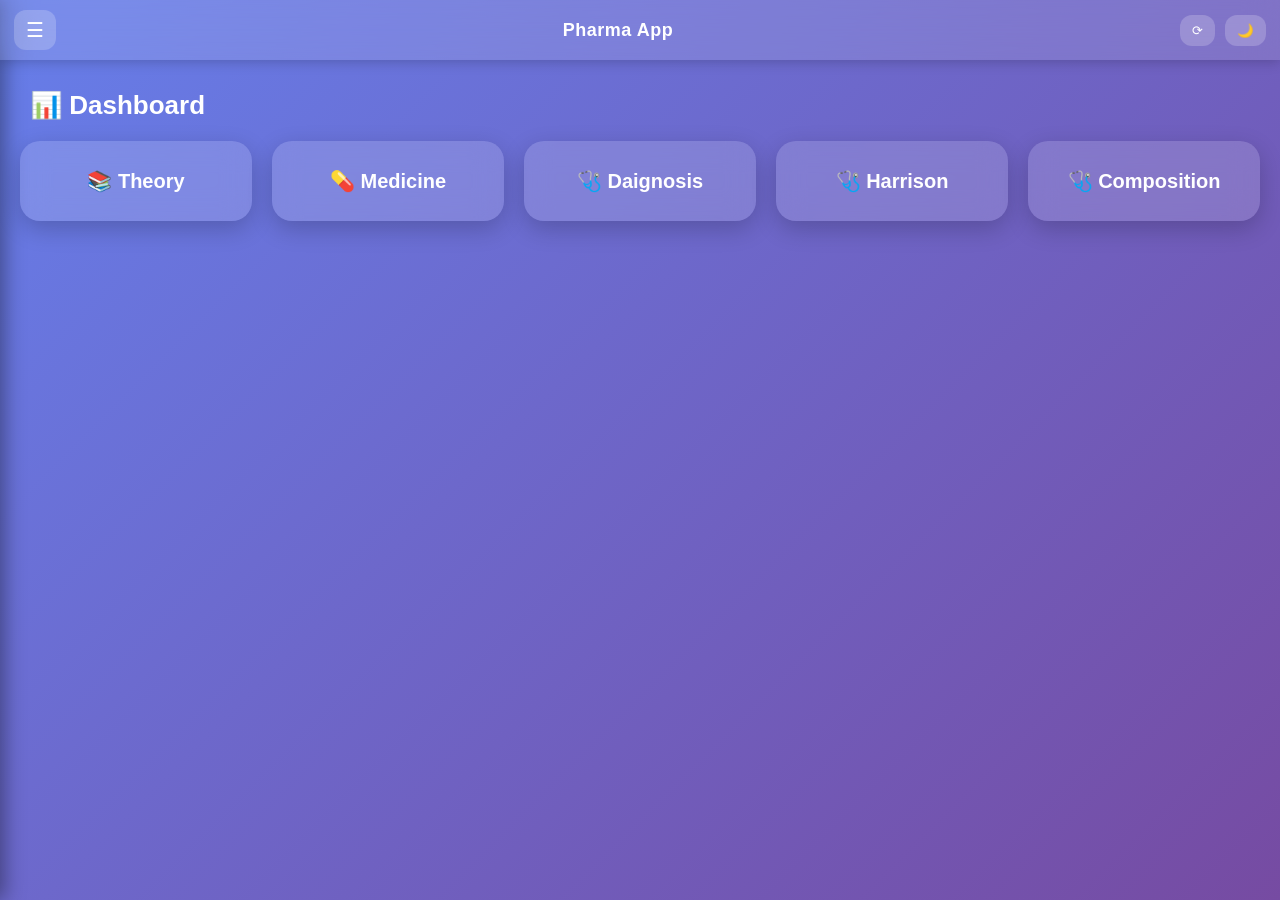
<file: index.html>
<!DOCTYPE html>
<html lang="en">
<head>

  <meta charset="UTF-8">

  <!-- 🔥 RESPONSIVE -->
  <meta
    name="viewport"
    content="width=device-width, initial-scale=1.0"
  >

  <!-- 🔥 TITLE -->
  <title>Pharma App - Dashboard</title>

  <!-- 🔥 PWA -->
  <link rel="manifest" href="./manifest.json">

  <meta name="theme-color" content="#0f172a">
  <meta name="mobile-web-app-capable" content="yes">
  <meta name="apple-mobile-web-app-capable" content="yes">
  <meta name="apple-mobile-web-app-status-bar-style" content="default">

  <!-- 🔥 ICON -->
  <link
    rel="icon"
    type="image/png"
    sizes="192x192"
    href="./icons/icon-192.png"
  >

  <!-- 🔥 CSS -->
  <link rel="stylesheet" href="css/style.css">
  <link rel="stylesheet" href="css/dashboard.css">
  <link rel="stylesheet" href="css/sidebar.css">
  <link rel="stylesheet" href="css/navbar.css">

  <style>

    /* 🔥 INSTALL BUTTON */

    #installBtn{

      position:fixed;
      bottom:20px;
      right:20px;

      padding:12px 18px;

      border:none;
      border-radius:14px;

      background:#0f172a;
      color:white;

      font-size:14px;
      font-weight:600;

      box-shadow:0 4px 12px rgba(0,0,0,0.2);

      z-index:9999;

      cursor:pointer;

      display:none;

    }

  </style>

</head>

<body>

<!-- 🔥 TOP NAVBAR -->
<header class="topbar">

  <div class="left">
    <button id="menuBtn" aria-label="Menu">
      ☰
    </button>
  </div>

  <div class="center">
    <span class="app-title">
      Pharma App
    </span>
  </div>

  <div class="right">
    <button onclick="refreshPage()" title="Refresh">
      ⟳
    </button>

    <button onclick="toggleDark()" title="Toggle Theme">
      🌙
    </button>
  </div>

</header>


<!-- 🔥 SIDEBAR -->
<aside id="sidebar"></aside>

<!-- 🔥 OVERLAY -->
<div id="overlay"></div>


<!-- 🔥 MAIN CONTENT -->
<main id="main">

  <h2>📊 Dashboard</h2>

  <!-- 🔥 AUTO MENU -->
  <div id="menu"></div>

</main>


<!-- 🔥 INSTALL BUTTON -->
<button id="installBtn">
  📲 Install App
</button>


<!-- 🔥 JS -->
<script src="js/shared/sidebar.js"></script>
<script src="js/dashboard/dashboard.js"></script>
<script src="js/shared/navbar.js"></script>
  <!--
<script>

  // 🔥 SERVICE WORKER

  if("serviceWorker" in navigator){

    window.addEventListener("load", () => {

      navigator.serviceWorker
        .register("./service-worker.js")

        .then(reg => {

          console.log("✅ SW Registered", reg);

        })

        .catch(err => {

          console.log("❌ SW Error", err);

        });

    });

  }



  // 🔥 INSTALL APP

  let deferredPrompt;

  const installBtn =
    document.getElementById("installBtn");


  window.addEventListener(
    "beforeinstallprompt",
    e => {

      e.preventDefault();

      deferredPrompt = e;

      installBtn.style.display = "block";

    }
  );


  installBtn.addEventListener(
    "click",
    async () => {

      if(!deferredPrompt) return;

      deferredPrompt.prompt();

      const choice =
        await deferredPrompt.userChoice;

      console.log(choice);

      deferredPrompt = null;

      installBtn.style.display = "none";

    }
  );



  // 🔥 APP INSTALLED

  window.addEventListener(
    "appinstalled",
    () => {

      console.log("✅ App Installed");

      installBtn.style.display = "none";

    }
  );

</script>
-->
</body>
</html>
</file>
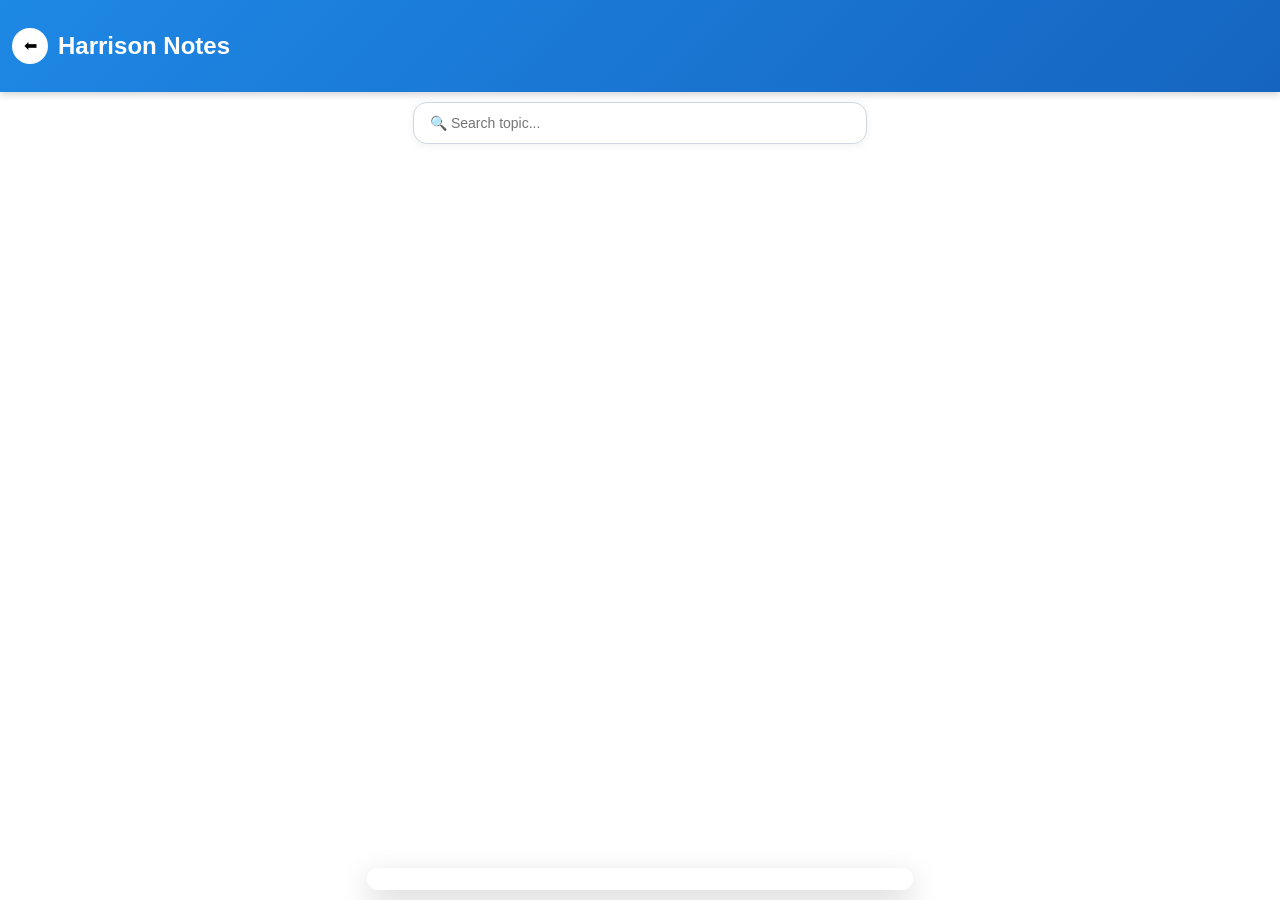
<file: harrison.html>
<!DOCTYPE html>
<html lang="en">
<head>
  <meta charset="UTF-8">
  <meta name="viewport" content="width=device-width, initial-scale=1.0">
  <title>Harrison App</title>

  <link rel="stylesheet" href="css/harrison.css">


</head>

<body>

<!-- HEADER -->
<div class="theory-head">
  <button class="back-btn" onclick="goBack()">⬅</button>
  <h2 id="title">Harrison Notes</h2>
</div>

<!-- 🔍 SEARCHABLE DROPDOWN -->
<div class="topic-select-box">

  <input 
    type="text" 
    id="searchInput" 
    placeholder="🔍 Search topic..."
  />

  <div id="dropdownList"></div>

</div>

<!-- CONTENT -->
<div id="theoryBox" class="tab-page"></div>

<!-- BOTTOM NAV -->
<div class="bottom-tabs" id="tabBar"></div>

<script type="module" src="js/HARRISON/loader.js"></script>

<script>
/* ================= TOPIC LIST ================= */

const topics = [
  {name:"Constipation", value:"constipation"},
  {name:"Nausea", value:"nausea"},
  {name:"Dyspnea", value:"dyspnea"},
  {name:"Delirium", value:"delirium"},
  {name:"Pain", value:"pain"}
  
];

/* ================= ELEMENT ================= */

const input = document.getElementById("searchInput");
const list = document.getElementById("dropdownList");

/* ================= RENDER ================= */

function renderList(data){
  list.innerHTML = "";

  data.forEach(item=>{
    const div = document.createElement("div");
    div.className = "dropdown-item";
    div.innerText = item.name;

    div.onclick = ()=>{
      input.value = item.name;
      list.style.display = "none";

      loadTopic(item.value); // ✅ main loader
    };

    list.appendChild(div);
  });

  list.style.display = data.length ? "block" : "none";
}

/* ================= SEARCH ================= */

input.addEventListener("input", ()=>{
  const val = input.value.toLowerCase();

  const filtered = topics.filter(t =>
    t.name.toLowerCase().includes(val)
  );

  renderList(filtered);
});

/* ================= FOCUS ================= */

input.addEventListener("focus", ()=>{
  renderList(topics);
});

/* ================= CLOSE ================= */

document.addEventListener("click",(e)=>{
  if(!e.target.closest(".topic-select-box")){
    list.style.display = "none";
  }
});
</script>

</body>
</html>
</file>
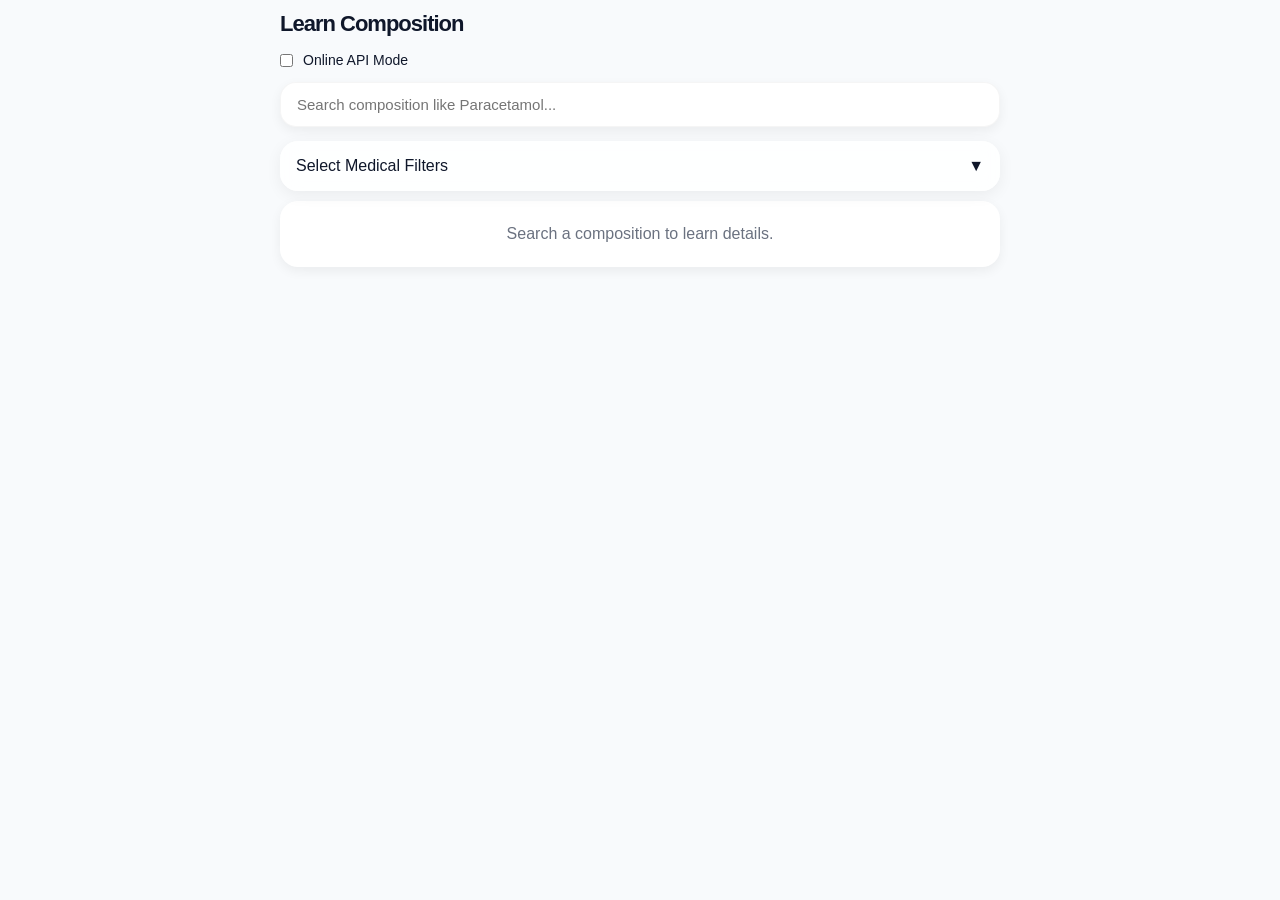
<file: learn-composition.html>
<!DOCTYPE html>
<html lang="en">
<head>

  <meta charset="UTF-8" />

  <meta
    name="viewport"
    content="width=device-width, initial-scale=1.0"
  />

  <title>Learn Composition</title>

  <!-- 🔥 GLOBAL -->

  <link rel="stylesheet" href="css/style.css">

  <link rel="stylesheet" href="css/composition.css">
  
  <link rel="stylesheet" href="css/module.css">

</head>

<body>

  <div class="composition-page">

    <div class="composition-title">
      Learn Composition
    </div>

    <div class="composition-search-box">
<label class="api-toggle">

  <input
    type="checkbox"
    id="apiToggle"
  />

  <span>

    Online API Mode

  </span>

</label>

      <input
        type="text"
        id="compositionSearchInput"
        placeholder="Search composition like Paracetamol..."
      />

    </div>


    <!-- 🔥 MEDICAL FILTER -->

    <div class="filter-box medical-filter-box">

      <!-- 🔥 HEADER -->

      <div
        class="filter-input"
        onclick="
          toggleMedicalDropdown(event)
        ">

        <span id="medicalFilterText">

          Select Medical Filters

        </span>

        <span class="arrow">

          ▼

        </span>

      </div>


      <!-- 🔥 DROPDOWN -->

      <div
        id="medicalFilterDropdown"
        class="dropdown hidden">


        <!-- 🔍 SEARCH -->

        <input

          id="medicalFilterSearch"

          class="filter-search"

          placeholder="
            Search medical filters...
          "

          oninput="
            filterMedicalList(
              this.value
            )
          "
        />


        <!-- 🔥 OPTIONS -->

        <div
          id="medicalFilterOptions">

        </div>

      </div>

    </div>


    <div id="compositionResults">

      <div class="composition-empty">
        Search a composition to learn details.
      </div>

    </div>

  </div>

  <script
    type="module"
    src="./js/composition/compositionApp.js"
  ></script>

</body>
</html>
</file>
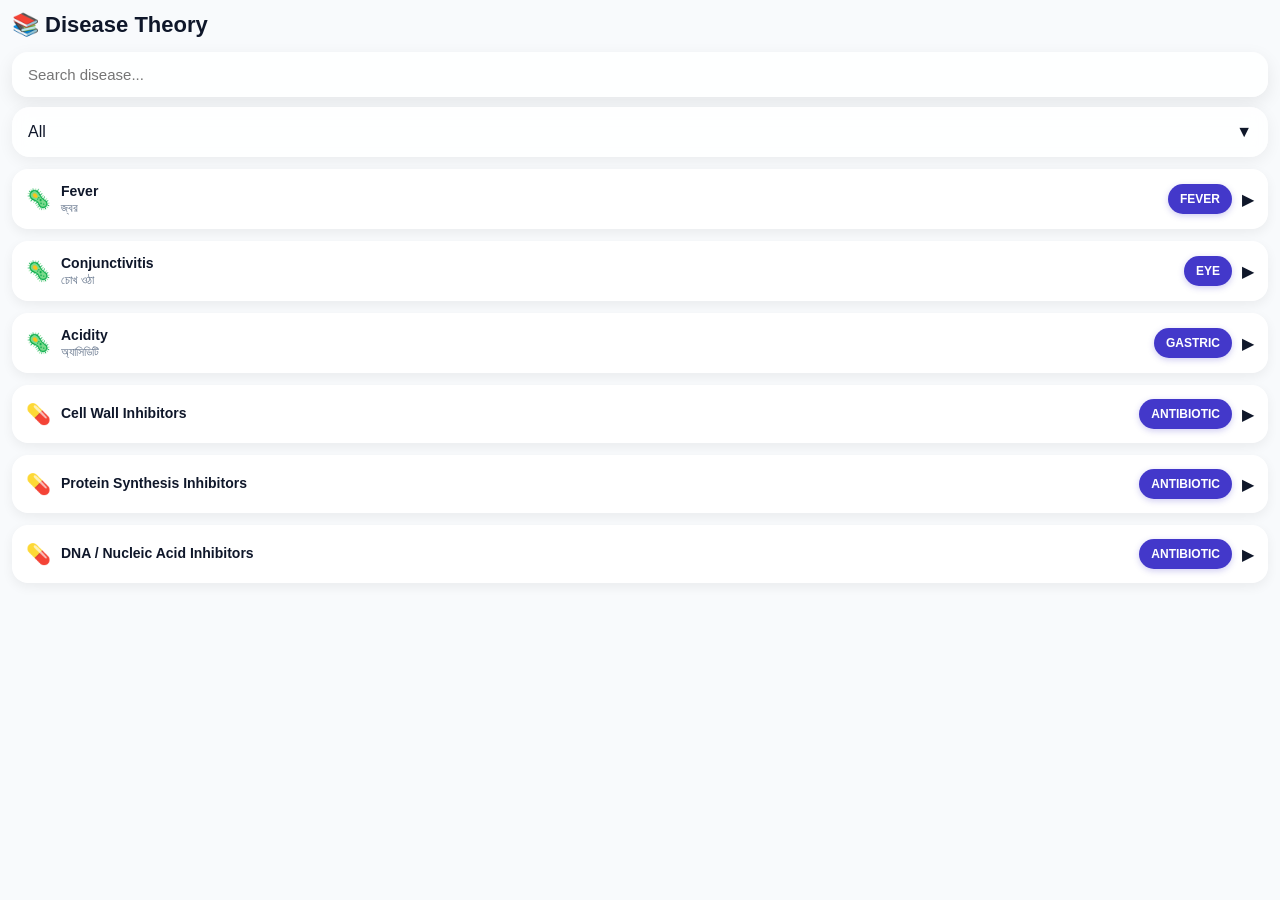
<file: theory.html>
<!DOCTYPE html>
<html>
<head>
<meta charset="UTF-8">
  <meta name="viewport" content="width=device-width, initial-scale=1.0">


  <link rel="stylesheet" href="css/module.css">

</head>
<body>

<h2>📚 Disease Theory</h2>

<input 
  id="search" 
  placeholder="Search disease..." 
  oninput="searchData(this.value)"
>

<!-- 🔥 FILTER -->
<div class="filter-box">

  <div class="filter-input" onclick="toggleDropdown(event)">
    <span id="filterText">All</span>
    <span>▼</span>
  </div>

  <div id="filterDropdown" class="dropdown hidden">

    <input 
      placeholder="Search filter..." 
      oninput="filterSearchList(this.value)"
    >

    <div id="filterOptions"></div>

  </div>

</div>

<!-- LIST -->
<div id="list"></div>

<script type="module" src="js/theory/theory.js"></script>

</body>
</html>
</file>
<file: css/style.css>
/* 🔥 RESET (VERY IMPORTANT) */
* {
  margin: 0;
  padding: 0;
  box-sizing: border-box;
}

/* 🔥 ROOT VARIABLES */
:root {
  --primary: #667eea;
  --secondary: #764ba2;

  --text: #1e293b;
  --text-light: #ffffff;

  --bg-dark: #0f172a;

  --radius: 16px;
  --transition: 0.3s;
}

/* 🔥 HTML FIX (IMPORTANT FOR SCROLL BUG) */
html {
  overflow-x: hidden;
}

/* 🌐 BODY */
body {
  font-family: 'Segoe UI', sans-serif;
  min-height: 100vh;

  background: linear-gradient(135deg, var(--primary), var(--secondary));

  color: var(--text);

  overflow-x: hidden; /* 🔥 prevents left-right scroll */

  transition: var(--transition);

  /* 🔥 PERFORMANCE FIX */
  will-change: transform;
}

/* 🔥 WHEN SIDEBAR OPEN (LOCK SCROLL) */
body.sidebar-open {
  overflow: hidden;
}

/* 🔥 HEADING */
h2 {
  color: var(--text-light);
  margin: 20px 10px;
  font-size: 26px;
  font-weight: 600;
}

/* 🔥 GLOBAL BUTTON */
button {
  font-family: inherit;
  border: none;
  outline: none;
  cursor: pointer;
  transition: var(--transition);
}

/* 🔥 SCROLLBAR */
::-webkit-scrollbar {
  width: 6px;
}

::-webkit-scrollbar-thumb {
  background: rgba(255,255,255,0.3);
  border-radius: 10px;
}

/* 🌙 DARK MODE */
body.dark {
  background: var(--bg-dark);
  color: white;
}

/* 🔥 DARK TEXT FIX */
body.dark h2 {
  color: white;
}
</file>
<file: css/dashboard.css>
/* 🔥 MAIN CONTAINER */
#main {
  margin-left: 0;
  padding: 20px;
  transition: 0.3s;

  width: 100%;
  box-sizing: border-box;
}

/* 🔥 GRID SYSTEM */
#menu {
  display: grid;
  grid-template-columns: repeat(auto-fit, minmax(160px, 1fr));
  gap: 20px;
  margin-top: 10px;
}

/* 🔥 CARD (GLASS UI) */
.card {
  background: rgba(255,255,255,0.15);
  backdrop-filter: blur(14px);

  border-radius: 20px;
  padding: 28px 20px;

  text-align: center;
  cursor: pointer;

  color: white;

  transition: 0.3s ease;
  box-shadow: 0 8px 25px rgba(0,0,0,0.2);

  position: relative;
  overflow: hidden;
}

/* 🔥 ICON TEXT */
.card h3 {
  font-size: 20px;
  font-weight: 600;
}

/* 🔥 HOVER EFFECT */
.card:hover {
  transform: translateY(-10px) scale(1.04);
  background: rgba(255,255,255,0.25);
}

/* 🔥 CLICK EFFECT */
.card:active {
  transform: scale(0.97);
}

/* 🔥 LIGHT GLOW EFFECT */
.card::before {
  content: "";
  position: absolute;
  top: -50%;
  left: -50%;
  width: 200%;
  height: 200%;

  background: radial-gradient(circle, rgba(255,255,255,0.2), transparent 60%);
  opacity: 0;
  transition: 0.4s;
}

.card:hover::before {
  opacity: 1;
}

/* 🔥 SIDEBAR PUSH */
#sidebar.active ~ #main {
  margin-left: 250px;
}

/* 📱 MOBILE OPTIMIZATION */
@media (max-width: 600px) {
  #main {
    padding: 15px;
  }

  .card {
    padding: 22px;
  }

  .card h3 {
    font-size: 18px;
  }
}
</file>
<file: css/sidebar.css>
/* 🔥 SIDEBAR BASE */
#sidebar {
  position: fixed;
  top: 0;
  left: 0;

  width: 250px;
  height: 100%;

  background: linear-gradient(180deg, #1e293b, #0f172a);
  color: white;
  padding: 20px;

  /* 🔥 USE TRANSFORM (SMOOTH) */
  transform: translateX(-100%);
  transition: transform 0.3s ease;

  z-index: 1100;

  box-shadow: 4px 0 20px rgba(0,0,0,0.4);
}

/* 🔥 OPEN */
#sidebar.active {
  transform: translateX(0);
}


/* 🔥 HEADER */
#sidebar h3 {
  margin-bottom: 15px;
  font-size: 18px;
  font-weight: 600;
  opacity: 0.9;
}


/* 🔥 MENU ITEM */
.sidebar-item {
  padding: 14px 12px;
  margin: 8px 0;

  border-radius: 12px;
  cursor: pointer;

  background: rgba(255,255,255,0.05);

  transition: 0.25s ease;
  display: flex;
  align-items: center;
  gap: 10px;
}

/* 🔥 HOVER */
.sidebar-item:hover {
  background: #007bff;
  transform: translateX(5px);
}

/* 🔥 ACTIVE */
.sidebar-item.active {
  background: #007bff;
  box-shadow: 0 4px 12px rgba(0,0,0,0.3);
}

/* 🔥 ICON */
.sidebar-item span {
  font-size: 18px;
}


/* 🔥 OVERLAY (FIXED SYSTEM) */
#overlay {
  position: fixed;
  top: 0;
  left: 0;

  width: 100%;
  height: 100%;

  background: rgba(0,0,0,0.4);

  opacity: 0;
  pointer-events: none;

  transition: 0.3s;

  z-index: 1000;
}

/* 🔥 SHOW OVERLAY */
#overlay.active {
  opacity: 1;
  pointer-events: auto;
}


/* 📱 MOBILE */
@media (max-width: 600px) {
  #sidebar {
    width: 240px;
  }
}
</file>
<file: css/navbar.css>
/* 🔥 TOP NAVBAR */
.topbar {
  position: fixed;
  top: 0;
  left: 0;
  width: 100%;
  height: 60px;

  display: flex;
  align-items: center;
  justify-content: space-between;

  padding: 0 14px;

  background: rgba(255,255,255,0.12);
  backdrop-filter: blur(16px);

  color: white;
  z-index: 1200;

  /* 🔥 PRO SHADOW */
  box-shadow: 0 2px 12px rgba(0,0,0,0.2);
}

/* 🔥 LEFT / RIGHT */
.topbar .left,
.topbar .right {
  display: flex;
  align-items: center;
  gap: 10px;
}

/* 🔥 CENTER TITLE */
.app-title {
  font-size: 18px;
  font-weight: 600;
  letter-spacing: 0.5px;
}

/* 🔥 BUTTON STYLE */
.topbar button {
  background: rgba(255,255,255,0.2);
  border: none;
  padding: 8px 12px;
  border-radius: 12px;
  color: white;
  cursor: pointer;

  transition: 0.25s;
}

/* 🔥 HOVER */
.topbar button:hover {
  background: rgba(255,255,255,0.35);
  transform: scale(1.05);
}

/* 🔥 CLICK EFFECT */
.topbar button:active {
  transform: scale(0.95);
}

/* 🔥 ICON SIZE FIX */
#menuBtn {
  font-size: 20px;
}

/* 🔥 MAIN OFFSET (avoid overlap) */
#main {
  padding-top: 70px;
}

/* 📱 MOBILE OPTIMIZATION */
@media (max-width: 600px) {

  .topbar {
    height: 55px;
    padding: 0 10px;
  }

  .app-title {
    font-size: 16px;
  }

  .topbar button {
    padding: 6px 10px;
  }
}
</file>
<file: css/harrison.css>
/* ======================
BODY
====================== */

body{
  margin:0;
  font-family:Arial,sans-serif;
}


/* ======================
HEADER
====================== */

.theory-head{
  display:flex;
  align-items:center;
  gap:10px;
  padding:12px;

  background:linear-gradient(
    135deg,
    #1e88e5,
    #1565c0
  );

  color:#fff;
  box-shadow:0 2px 8px rgba(0,0,0,.2);
}

.back-btn{
  border:none;
  background:#fff;
  border-radius:50%;
  width:36px;
  height:36px;
  cursor:pointer;
  font-size:16px;
}


/* ======================
PAGE CONTENT
====================== */

.tab-page{

  padding:8px;
  padding-bottom:160px; /* bottom nav safe space */

  box-sizing:border-box;

}


/* ======================
CARD
====================== */

.card{
  background:#fff;
  margin:10px 0;
  padding:10px;
  border-radius:16px;
  box-shadow:0 4px 14px rgba(0,0,0,.08);
  animation:fadeIn .4s ease;
}

@keyframes fadeIn{
  from{
    opacity:0;
    transform:translateY(10px);
  }
  to{
    opacity:1;
    transform:translateY(0);
  }
}


/* ======================
MCQ STYLE
====================== */

.mcq-box{

  background:linear-gradient(
    135deg,
    #f1f8ff,
    #e3f2fd
  );

  padding:12px;
  border-radius:12px;
  margin-top:12px;
  cursor:pointer;

  border-left:5px solid #1e88e5;
  transition:.3s;
}

.mcq-box:hover{
  transform:scale(1.01);
}

/* Question */

.mcq-q{
  font-weight:bold;
  margin-bottom:8px;
}

/* Options */

.mcq-opt{
  padding:8px 10px;
  border-radius:8px;
  margin:5px 0;
  background:#fff;
  border:1px solid #ddd;
  font-size:14px;
  cursor:pointer;
  transition:.2s;
}

.mcq-opt:hover{
  background:#f1f8ff;
}

/* Default correct neutral */

.mcq-opt.correct{
  background:#fff;
  color:#000;
  border:1px solid #ddd;
  font-weight:normal;
}

/* Show correct after click */

.mcq-opt.correct.show{
  background:#e8f5e9;
  border:1px solid #2e7d32;
  color:#2e7d32;
  font-weight:bold;
}

/* Answer */

.mcq-answer{
  display:none;
  margin-top:8px;
  padding:8px;
  border-radius:8px;
  background:#fff3cd;
  border-left:4px solid #ff9800;
  font-size:13px;
}


/* ======================
DIAGRAM
====================== */

#diagramContainer{
  margin-top:12px;
  margin-bottom:8px;
}

canvas{
  max-width:100%;
  height:auto;
}


/* ======================
TABLE
====================== */

.table-scroll{
  width:100%;
  overflow-x:auto;
  margin-top:10px;
  border-radius:12px;
}

.stage-table{
  border-collapse:collapse;
  min-width:650px;
  width:100%;
  background:#fff;
  border:2px solid #1e88e5;
}

.stage-table th{
  background:#1e88e5;
  color:#fff;
  padding:12px;
  text-align:center;
  font-weight:bold;
  border:1px solid #0d47a1;
}

.stage-table td{
  padding:12px;
  text-align:center;
  border:1px solid #90caf9;
  font-size:14px;
}

.stage-table tr:hover{
  background:#e3f2fd;
}


/* ======================
FEATURE CARDS
====================== */

.feature-card{
  margin-top:14px;
  padding:14px;
  border-radius:16px;
  background:linear-gradient(
    135deg,
    #ffffff,
    #f7f9ff
  );
  box-shadow:0 4px 14px rgba(0,0,0,.08);
  border-left:6px solid #1e88e5;
  transition:.3s;
}

.feature-card:hover{
  transform:translateY(-3px);
}

.feature-num{
  display:inline-block;
  width:32px;
  height:32px;
  line-height:32px;
  text-align:center;
  border-radius:8px;
  color:#fff;
  font-weight:bold;
  margin-right:8px;
  background:linear-gradient(
    135deg,
    #42a5f5,
    #1e88e5
  );
}

.feature-title{
  font-weight:bold;
  font-size:16px;
}

.feature-en{
  color:#333;
  margin-top:6px;
}

.feature-bn{
  color:#0d47a1;
  font-weight:500;
  margin-top:4px;
}

.feature-list{
  margin:8px 0 0 18px;
  padding:0;
}

.feature-list li{
  margin-bottom:6px;
  line-height:1.5;
}

.feature-example{
  margin-top:8px;
  padding:8px 10px;
  border-radius:10px;
  background:#e8f5e9;
  border-left:4px solid #2e7d32;
  font-size:14px;
}

.feature-ctet{
  margin-top:6px;
  display:inline-block;
  font-size:14px;
  background:#fff3cd;
  color:#5c3d00;
  padding:4px 8px;
  border-radius:8px;
}


/* ======================
BOTTOM NAV
====================== */

.bottom-tabs{
  position: fixed;

  bottom: max(10px, env(safe-area-inset-bottom));
  left: 50%;
  transform: translateX(-50%);

  width: 92%;
  max-width: 520px;

  display: flex;
  gap: 8px;

  overflow-x: auto;   /* horizontal scroll */
  overflow-y: hidden;

  white-space: nowrap;

  padding: 10px 12px;
  padding-bottom: calc(10px + env(safe-area-inset-bottom));

  border-radius: 22px;

  backdrop-filter: blur(18px);
  -webkit-backdrop-filter: blur(18px);

  background: rgba(255,255,255,0.25);

  border: 1px solid rgba(255,255,255,0.35);

  box-shadow:
    0 10px 30px rgba(0,0,0,0.18),
    inset 0 1px 0 rgba(255,255,255,0.25);

  z-index: 999;

  scroll-behavior: smooth;

  /* prevent content overlap */
  pointer-events: auto;
}

.btab{
  flex: 0 0 auto;
  min-width: 70px;
  border:none;
  background:none;
  display:flex;
  flex-direction:column;
  align-items:center;
  font-size:12px;
  font-weight:600;
  color:#555;
  cursor:pointer;
  padding:6px 4px;
  border-radius:14px;
  transition:all .35s ease;
  position:relative;
overflow:hidden;
}

.btab span{
  font-size:20px;
  margin-bottom:2px;
}

.btab.active{

  background: linear-gradient(
    135deg,
    #1e88e5,
    #42a5f5
  );

  color: #ffffff;

  box-shadow:
    0 6px 18px rgba(30,136,229,.55),
    0 0 12px rgba(30,136,229,.65);

  transform: translateY(-6px) scale(1.05);

  border: 1px solid rgba(255,255,255,.4);
}
.btab.active span{
  text-shadow:
    0 0 6px rgba(255,255,255,.9),
    0 0 12px rgba(255,255,255,.6);
}


/* ======================
MOBILE
====================== */

@media(max-width:600px){
  .stage-table th,
  .stage-table td{
    font-size:13px;
    padding:10px;
  }
}


/* ======================
RIPPLE
====================== */

.ripple{
  position:absolute;
  border-radius:50%;
  transform:scale(0);
  animation:rippleAnim .6s linear;
  background:rgba(30,136,229,.35);
  pointer-events:none;
}

@keyframes rippleAnim{
  to{
    transform:scale(4);
    opacity:0;
  }
  
}
/* ======================
BOOKMARK BASE
====================== */

.bookmark{

  width:38px;
  height:38px;

  display:flex;
  align-items:center;
  justify-content:center;

  border-radius:50%;
  cursor:pointer;

  background:rgba(255,255,255,.08);

  transition:.3s;
  color:#cbd5e1;
}


/* ======================
HOVER
====================== */

.bookmark:hover{

  transform:scale(1.1);

  background:rgba(30,136,229,.15);
}


/* ======================
ACTIVE BLUE
====================== */

.bookmark.active{

  background:rgba(30,136,229,.25);

  box-shadow:
    0 0 12px #1e88e5,
    inset 0 0 6px #1e88e5;
    color:#1e88e5;
}


/* Active Blue */
.stagePopup{

  position:fixed;
  inset:0;

  background:rgba(0,0,0,.55);

  display:flex;
  align-items:center;
  justify-content:center;

  z-index:9999;

  backdrop-filter:blur(6px);

  padding:12px;   /* mobile safe gap */
}

.stagePopupCard{

  background:#fff;
  padding:20px;
  border-radius:16px;

  width:90%;
  max-width:340px;

  position:relative;

  /* 🔥 IMPORTANT FIX */
  max-height:80vh;
  overflow-y:auto;

}

.closePopup{
  position:absolute;
  top:8px;
  right:12px;
  cursor:pointer;
  font-size:18px;
}
/* MCQ OPTION */

.mcq-opt{
padding:10px;
margin:6px 0;
border-radius:10px;
background:#f5f5f5;
cursor:pointer;
transition:.25s;
}

/* hover */

.mcq-opt:hover{
background:#e3f2fd;
}

/* correct */

.mcq-opt.right{
background:#c8e6c9;
color:#1b5e20;
font-weight:600;
}

/* wrong */

.mcq-opt.wrong{
background:#ffcdd2;
color:#b71c1c;
font-weight:600;
}
/* SELECTED OPTION */

.mcq-opt.selected{
outline:2px solid #2196f3;
background:#e3f2fd;
}

/* correct */

.mcq-opt.right{
background:#c8e6c9;
color:#1b5e20;
}

/* wrong */

.mcq-opt.wrong{
background:#ffcdd2;
color:#b71c1c;
}

  
.topic-select-box{

  padding:10px;

  position:relative;

  display:flex;
  flex-direction:column;
  align-items:center;
}


/* ======================
SEARCH INPUT
====================== */

#searchInput{

  width:92%;
  max-width:420px;

  padding:12px 16px;

  border-radius:14px;

  border:1px solid #d0d7e2;

  font-size:14px;

  outline:none;

  background:#fff;

  box-shadow:
    0 2px 8px rgba(0,0,0,.06);

  transition:.25s;
}


/* FOCUS */

#searchInput:focus{

  border-color:#1e88e5;

  box-shadow:
    0 0 0 4px rgba(30,136,229,.12),
    0 4px 12px rgba(30,136,229,.15);
}


/* ======================
DROPDOWN
====================== */

#dropdownList{

  position:absolute;

  top:62px;

  width:92%;
  max-width:420px;

  background:#111;
  color:#fff;

  border-radius:14px;

  margin-top:6px;

  max-height:250px;

  overflow-y:auto;

  display:none;

  z-index:999;

  box-shadow:
    0 8px 24px rgba(0,0,0,.2);

  animation:dropdownAnim .25s ease;
}


/* DROPDOWN ITEM */

.dropdown-item{

  padding:12px 14px;

  cursor:pointer;

  transition:.2s;

  border-bottom:1px solid rgba(255,255,255,.06);
}


/* LAST ITEM */

.dropdown-item:last-child{
  border-bottom:none;
}


/* HOVER */

.dropdown-item:hover{

  background:#1e88e5;
}


/* ======================
ANIMATION
====================== */

@keyframes dropdownAnim{

  from{
    opacity:0;
    transform:translateY(-8px);
  }

  to{
    opacity:1;
    transform:translateY(0);
  }
}
</file>
<file: css/composition.css>
*{
  margin:0;
  padding:0;
  box-sizing:border-box;
  -webkit-tap-highlight-color:transparent;
}



:root{

  --primary:#5b5cf0;
  --primary-soft:#eef2ff;

  --bg:#f6f8fc;

  --card:#ffffff;

  --text:#111827;

  --text-soft:#4b5563;

  --border:#e5e7eb;

  --shadow:
    0 4px 14px rgba(15,23,42,.05);

}


/* ============================== */
/* BODY */
/* ============================== */

body{

  font-family:
    Inter,
    Arial,
    sans-serif;

  background:var(--bg);

  color:var(--text);

  padding:14px 8px 8px;

  overflow-x:hidden;

}


/* ============================== */
/* PAGE */
/* ============================== */

.composition-page{

  width:100%;

  max-width:720px;

  margin:auto;

}


/* ============================== */
/* TITLE */
/* ============================== */

.composition-title{

  font-size:22px;

  font-weight:900;

  color:var(--text);

  margin-bottom:16px;

  letter-spacing:-1px;

  line-height:1.1;

}


/* ============================== */
/* SEARCH */
/* ============================== */

.composition-search-box{

  margin-bottom:14px;

}

#compositionSearchInput{

  width:100%;

  padding:13px 16px;

  border:none;

  outline:none;

  border-radius:16px;

  background:white;

  font-size:15px;

  color:var(--text);

  box-shadow:var(--shadow);

  border:
    1px solid rgba(0,0,0,.04);

}


/* ============================== */
/* RESULTS */
/* ============================== */

#compositionResults{

  display:flex;

  flex-direction:column;

  gap:12px;

}


/* ============================== */
/* CARD */
/* ============================== */

.composition-card{

  background:var(--card);

  border-radius:18px;

  padding:16px;

  box-shadow:var(--shadow);

  border:
    1px solid rgba(0,0,0,.04);

  cursor:pointer;

  transition:
    transform .18s ease,
    background .2s ease;

}

.composition-card:active{

  background:#fafbff;

  transform:scale(.99);

}


/* ============================== */
/* NAME */
/* ============================== */

.composition-name{

  font-size:22px;

  line-height:1.2;

  font-weight:900;

  color:var(--text);

  letter-spacing:-1px;

  margin-bottom:8px;

  word-break:break-word;

}


/* ============================== */
/* META */
/* ============================== */

.composition-card-count{

  font-size:14px;

  color:var(--primary);

  font-weight:800;

  margin-bottom:8px;

}

.composition-card-uses{

  font-size:14px;

  color:var(--text-soft);

  line-height:1.5;

}


/* ============================== */
/* DETAILS */
/* ============================== */

.composition-details{

  display:flex;

  flex-direction:column;

  gap:16px;

}


/* ============================== */
/* TABS */
/* ============================== */

.composition-tabs{

  display:flex;

  gap:8px;

  flex-wrap:wrap;

}

.composition-tab{

  border:none;

  background:white;

  color:var(--primary);

  padding:9px 16px;

  border-radius:999px;

  font-size:12px;

  font-weight:800;

  cursor:pointer;

  box-shadow:
    0 2px 8px rgba(0,0,0,.04);

  transition:
    background .2s ease,
    color .2s ease;

}

.composition-tab.active{

  background:var(--primary);

  color:white;

}


/* ============================== */
/* TAB CONTENT */
/* ============================== */

.composition-tab-content{

  display:none;

  flex-direction:column;

  gap:14px;

}

.composition-tab-content.active{

  display:flex;

}


/* ============================== */
/* SECTION */
/* ============================== */

.composition-section{

  background:white;

  border-radius:18px;

  padding:16px;

  box-shadow:var(--shadow);

  border:
    1px solid rgba(0,0,0,.04);

}


/* ============================== */
/* SECTION TITLE */
/* ============================== */

.composition-section-title{

  font-size:17px;

  font-weight:900;

  color:var(--text);

  margin-bottom:10px;

  letter-spacing:-.3px;

}


/* ============================== */
/* OVERVIEW TEXT */
/* ============================== */

.overview-text{

  font-size:14px;

  line-height:1.75;

  color:var(--text-soft);

  background:#f8faff;

  border-radius:14px;

  padding:14px 15px;

  border:
    1px solid rgba(91,92,240,.08);

}


/* ============================== */
/* BADGES */
/* ============================== */

.composition-badge-wrap{

  display:flex;

  flex-wrap:wrap;

  gap:8px;

}

.composition-badge{

  background:#eef2ff;

  color:#4338ca;

  padding:7px 12px;

  border-radius:999px;

  font-size:11px;

  font-weight:800;

}


/* ============================== */
/* EMPTY */
/* ============================== */

.composition-empty{

  text-align:center;

  padding:24px;

  background:white;

  border-radius:18px;

  color:#6b7280;

  box-shadow:var(--shadow);

}


/* ============================== */
/* FIELD */
/* ============================== */

.field{

  background:white;

  border-radius:18px;

  padding:16px;

  box-shadow:var(--shadow);

  border:
    1px solid rgba(0,0,0,.04);

}


/* ============================== */
/* FIELD LABEL */
/* ============================== */

.field-head{

  font-size:11px;

  font-weight:900;

  color:var(--primary);

  text-transform:uppercase;

  letter-spacing:1px;

  margin-bottom:10px;

}


/* ============================== */
/* FIELD BODY */
/* ============================== */

.field-body{

  font-size:14px;

  color:#1f2937;

  line-height:1.8;

}


/* ============================== */
/* BILINGUAL */
/* ============================== */

.bilingual-text{

  display:flex;

  flex-direction:column;

  gap:10px;

}

.bilingual-en{

  font-weight:800;

  color:#111827;

  line-height:1.7;

}

.bilingual-bn{

  background:#f8faff;

  padding:13px 14px;

  border-radius:14px;

  color:#374151;

  line-height:1.8;

  border:
    1px solid rgba(91,92,240,.06);

}


/* ============================== */
/* MOBILE */
/* ============================== */

@media(max-width:768px){

  body{

    padding:8px;

  }

  .composition-title{

    font-size:22px;

  }

  .composition-name{

    font-size:21px;

  }

  .composition-card{

    padding:15px;

    border-radius:18px;

  }

  .composition-section{

    padding:15px;

    border-radius:16px;

  }

  .field{

    padding:15px;

    border-radius:16px;

  }

  .composition-tab{

    padding:9px 14px;

    font-size:11px;

  }

}


/* ============================== */
/* BACK BUTTON */
/* ============================== */

.composition-back-btn{

  border:none;

  background:#eef2ff;

  color:#4338ca;

  padding:11px 16px;

  border-radius:12px;

  font-size:13px;

  font-weight:800;

  cursor:pointer;

  margin-bottom:16px;

  transition:.2s ease;

}

.composition-back-btn:hover{

  background:#dfe7ff;

}


/* ============================== */
/* GOOGLE SEARCH */
/* ============================== */

.google-search-link{

  display:inline-flex;

  align-items:center;

  gap:4px;

  cursor:pointer;

  font-weight:600;

  border-bottom:
    1px dashed #999;

  transition:0.2s ease;

  word-break:break-word;

}

.google-search-link:hover{

  color:#2563eb;

  border-color:#2563eb;

}

.search-icon{

  font-size:11px;

  opacity:0.7;

  transition:0.2s ease;

}

.google-search-link:hover
.search-icon{

  opacity:1;

  transform:scale(1.1);

}


/* ==============================
   OVERLAY
============================== */

.search-overlay{

  position:fixed;

  top:0;
  left:0;
  right:0;
  bottom:0;

  width:100vw;
  height:100dvh;

  background:
    rgba(0,0,0,0.32);

  z-index:999999;

  display:flex;

  justify-content:flex-end;

  align-items:flex-end;

  padding:0;

  overflow:hidden;

  animation:
    overlayFade .18s ease;

}

.search-overlay *{

  box-sizing:border-box;

}


/* ==============================
   BOX
============================== */

.search-overlay-box{

  position:absolute;

  left:0;
  right:0;
  bottom:0;

  width:100%;

  max-width:720px;

  margin:auto;

  height:92dvh;

  max-height:92dvh;

  background:white;

  border-radius:
    22px 22px 0 0;

  overflow:hidden;

  box-shadow:
    0 -10px 40px rgba(0,0,0,0.18);

  display:flex;

  flex-direction:column;

  animation:
    overlayPopMobile .2s ease;

}


/* ==============================
   HEADER
============================== */

.search-overlay-header{

  min-height:60px;

  display:flex;

  align-items:center;

  justify-content:space-between;

  gap:10px;

  padding:12px 16px;

  border-bottom:
    1px solid #eee;

  background:#fafafa;

  flex-shrink:0;

}


/* ==============================
   TITLE
============================== */

.search-overlay-title{

  font-size:15px;

  font-weight:700;

  flex:1;

  overflow:hidden;

  text-overflow:ellipsis;

  white-space:nowrap;

}


/* ==============================
   CLOSE BUTTON
============================== */

.search-overlay-close{

  width:36px;

  height:36px;

  border:none;

  border-radius:10px;

  background:#f3f4f6;

  font-size:17px;

  cursor:pointer;

  transition:0.2s ease;

  flex-shrink:0;

}

.search-overlay-close:hover{

  background:#e5e7eb;

}


/* ==============================
   CONTENT
============================== */

.search-overlay-content{

  flex:1;

  overflow-y:auto;

  -webkit-overflow-scrolling:touch;

  padding:16px;

  padding-bottom:50px;

}


/* ==============================
   ACTION BUTTON
============================== */

.search-action-btn{

  display:flex;

  align-items:center;

  justify-content:space-between;

  gap:10px;

  padding:14px;

  border-radius:12px;

  text-decoration:none;

  background:#f8fafc;

  color:#111827;

  font-weight:600;

  border:
    1px solid #e5e7eb;

  transition:0.2s ease;

}

.search-action-btn:hover{

  background:#eff6ff;

  border-color:#93c5fd;

}


/* ==============================
   ANIMATIONS
============================== */

@keyframes overlayFade{

  from{
    opacity:0;
  }

  to{
    opacity:1;
  }

}

@keyframes overlayPopMobile{

  from{

    transform:
      translateY(100%);

  }

  to{

    transform:
      translateY(0);

  }

}


/* ==============================
   LOADING
============================== */

.search-overlay-loading{

  padding:40px 20px;

  text-align:center;

  font-weight:600;

}


/* ==============================
   WIKI
============================== */

.wiki-result{

  display:flex;

  flex-direction:column;

  gap:14px;

}

.wiki-image{

  width:100%;

  border-radius:14px;

  max-height:220px;

  object-fit:cover;

}

.wiki-title{

  font-size:22px;

  font-weight:700;

}

.wiki-description{

  color:#666;

  font-size:13px;

}

.wiki-extract{

  line-height:1.7;

  font-size:14px;

}

.wiki-actions{

  display:flex;

  flex-direction:column;

  gap:10px;

  margin-top:8px;

}

.wiki-empty{

  padding:26px;

  text-align:center;

  color:#777;

}


/* ==============================
   FIX OVERLAY BLUR ISSUE
============================== */

body.overlay-open{

  overflow:hidden;

}

body.overlay-open *{

  backdrop-filter:none !important;

  -webkit-backdrop-filter:none !important;

}
.api-toggle{

  display:flex;

  align-items:center;

  gap:10px;

  margin:14px 0;

  font-size:14px;

}
.composition-group{
  margin-bottom:16px;
}

.composition-group-header{
  display:flex;
  justify-content:space-between;
  align-items:center;
  padding:18px;
  border-radius:18px;
  background:#fff;
  cursor:pointer;
}

.group-title{
  font-size:22px;
  font-weight:700;
}

.group-count{
  margin-top:4px;
  opacity:.7;
}

.group-arrow{
  font-size:22px;
  font-weight:bold;
}

.composition-group-body{
  margin-top:10px;
}
.composition-medicine-card{
  padding:12px;
  margin-bottom:10px;
  border-radius:12px;
  background:#f5f5f5;
}

.medicine-name{
  font-weight:700;
  font-size:15px;
}

.medicine-meta{
  margin-top:4px;
  font-size:13px;
  opacity:.7;
}
.composition-tabs{
  display:flex;
  gap:10px;
  overflow-x:auto;
}
</file>
<file: css/module.css>
/* =========================================================
   🌍 ROOT VARIABLES + GLOBAL IMPROVEMENTS
========================================================= */
:root{
  --primary:#6366f1;
  --primary-dark:#4f46e5;
  --bg:#f8fafc;
  --card:#ffffff;
  --text:#0f172a;
  --muted:#64748b;
  --border:#e2e8f0;
  --danger:#ef4444;
  --danger-dark:#dc2626;
  --success:#10b981;
  --radius:14px;
  --shadow:0 4px 12px rgba(0,0,0,0.06);
  --shadow-hover:0 10px 24px rgba(0,0,0,0.10);
}

/* =========================================================
   🌍 BASE
========================================================= */
*{
  box-sizing:border-box;
  -webkit-tap-highlight-color:transparent;
}

html{
  scroll-behavior:smooth;
}

body{
  margin:0;
  padding:12px;
  font-family:'Segoe UI',sans-serif;
  background:var(--bg);
  color:var(--text);
  overflow-x:hidden;
}

/* =========================================================
   🔥 TITLE
========================================================= */
h2{
  margin:0 0 14px;
  font-size:22px;
  font-weight:700;
  color:var(--text);
}

/* =========================================================
   🔍 SEARCH
========================================================= */
#search{

  width:100%;

  padding:14px 16px;

  border:none;

  border-radius:16px;

  background:
    rgba(255,255,255,.92);

  font-size:15px;

  box-shadow:
    0 6px 18px rgba(0,0,0,.08);

}

#search:focus{
  border-color:var(--primary);
  box-shadow:0 0 0 4px rgba(99,102,241,.18);
}

/* =========================================================
   🔥 FILTER BAR
========================================================= */
#filters{
  display:flex;
  gap:8px;
  overflow-x:auto;
  padding-bottom:4px;
  margin-bottom:14px;
  scrollbar-width:none;
}

#filters::-webkit-scrollbar{
  display:none;
}

#filters button{
  white-space:nowrap;
  padding:8px 14px;
  border:none;
  border-radius:999px;
  background:#e2e8f0;
  color:#334155;
  cursor:pointer;
  transition:.22s;
  font-size:13px;
  font-weight:600;
}

#filters button:hover{
  background:#dbe4f0;
}

#filters button.active{
  background:var(--primary);
  color:#fff;
  box-shadow:0 4px 10px rgba(99,102,241,.25);
}

/* =========================================================
   🔥 TABS
========================================================= */
.tabs{
  display:flex;
  gap:8px;
  margin-bottom:14px;
}

.tabs button{
  border:none;
  border-radius:999px;
  background:#e2e8f0;
  padding:8px 14px;
  cursor:pointer;
  transition:.2s;
  font-weight:600;
}

.tabs button.active{
  background:var(--primary);
  color:#fff;
}

/* =========================================================
   🔥 SECTION
========================================================= */
.section{

  background:white;

  border-radius:22px;

  padding:10px;

  margin-bottom:16px;

  box-shadow:
    0 6px 22px rgba(0,0,0,.06);

  border:none;

}

/* =========================================================
   🔥 GROUP HEADER
========================================================= */
.group-header{
  display:flex;
  align-items:center;
  justify-content:space-between;
  padding:12px 10px;
  border-radius:12px;
  cursor:pointer;
  transition:.22s;
}

.group-header:hover{
  background:#f1f5f9;
}

.group-header:active{
  transform:scale(.98);
}

.group-left{
  display:flex;
  align-items:center;
  gap:10px;
}

.group-left h2{
  font-size:18px;
  margin:0;
}

/* =========================================================
   🔥 ARROWS
========================================================= */
.group-arrow,
.arrow{
  transition:transform .3s ease;
}

.group-arrow.rotate,
.arrow.rotate{
  transform:rotate(90deg);
}

/* =========================================================
   🔥 SUB SECTION
========================================================= */
.sub{
  margin-top:10px;
  padding-left:12px;
  border-left:3px solid var(--border);
}

/* =========================================================
   🔥 CARD
========================================================= */
.card{
  position:relative;
  background:var(--card);
  border-radius:16px;
  padding:14px;
  margin:12px 0;
  cursor:pointer;
  overflow:visible;
  box-shadow:var(--shadow);
  transition:.28s;
}

.card:hover{
  transform:translateY(-3px);
  box-shadow:var(--shadow-hover);
}

.card::before{
  content:"";
  position:absolute;
  inset:0;
  border-radius:inherit;
  border:1px solid transparent;
  transition:.25s;
}

.card:hover::before{
  border-color:rgba(99,102,241,.18);
}

/* =========================================================
   🔥 CARD TITLE
========================================================= */
.title{
  display:flex;
  align-items:center;
  gap:10px;
}

/* =========================================================
   🔥 ICON
========================================================= */
.icon{
  font-size:20px;
  flex-shrink:0;
}

/* =========================================================
   🔥 INFO
========================================================= */
.info{
  flex:1;
  display:flex;
  flex-direction:column;
}

.info b{
  font-size:14px;
  color:var(--text);
}

.info small{
  color:var(--muted);
  font-size:12px;
  margin-top:2px;
}

/* =========================================================
   🔥 TAGS
========================================================= */
.tag,
.rx-tag{
  display:inline-flex;
  align-items:center;
  justify-content:center;
  padding:4px 8px;
  border-radius:8px;
  font-size:11px;
  font-weight:600;
}

.tag{
  background:#e0e7ff;
  color:#3730a3;
  gap:4px;
}

.rx-tag{
  background:#fff3cd;
  color:#92400e;
}

.tag:hover{
  transform:scale(1.05);
}


/* =========================================================
   🔥 DETAILS (UPDATED FIX)
========================================================= */

/* =========================================================
   🔥 DETAILS FIX (NO CONTENT CUT)
========================================================= */

/* =========================================================
   🔥 DETAILS FIX FINAL
========================================================= */

.details{
  max-height:0;
  opacity:0;

  overflow:hidden;

  transform:translateY(-4px);

  transition:
    max-height .45s ease,
    opacity .28s ease,
    transform .28s ease,
    margin-top .28s ease;
}

/* 🔥 OPEN */
.card.open .details{
  max-height:100000px;

  opacity:1;

  overflow:visible;

  transform:translateY(0);

  margin-top:12px;
}


/* =========================================================
   🔥 FIELD
========================================================= */
.field{
  position:relative;
  margin-bottom:14px;
}

.field b{
  font-size:13px;
  color:#334155;
}

.value{
  margin-top:4px;
  font-size:13px;
  line-height:1.6;
}

/* =========================================================
   🔥 BANGLA TEXT
========================================================= */
.bn{
  display:block;
  margin-top:2px;
  font-size:11px;
  line-height:1.5;
  font-weight:500;
  letter-spacing:.1px;
  color:var(--muted);
}

/* =========================================================
   🔥 TAG WRAP
========================================================= */
.tag-wrap{
  display:flex;
  flex-wrap:wrap;
  gap:6px;
  margin-top:6px;
}

/* =========================================================
   🔥 MARK
========================================================= */
mark{
  background:#fde047;
  padding:2px 4px;
  border-radius:4px;
}

/* =========================================================
   🔥 BUTTONS
========================================================= */
button{
  border:none;
  outline:none;
  cursor:pointer;
  transition:all .2s ease;
}

button:active{
  transform:scale(.97);
}

/* =========================================================
   🔥 ADD BUTTON
========================================================= */
.add-btn{
  width:100%;
  border:none;
  padding:13px;
  border-radius:14px;
  background:linear-gradient(
    135deg,
    var(--primary),
    var(--primary-dark)
  );
  color:#fff;
  font-size:14px;
  font-weight:700;
  cursor:pointer;
  margin-bottom:14px;
  transition:.25s;
}

.add-btn:hover{
  transform:translateY(-2px);
  box-shadow:0 8px 20px rgba(99,102,241,.28);
}

/* =========================================================
   🔥 ACTION BUTTONS
========================================================= */
.actions{
  display:flex;
  gap:8px;
  margin-top:12px;
}

.actions button{
  flex:1;
  display:flex;
  align-items:center;
  justify-content:center;
  gap:6px;
  padding:10px;
  border-radius:10px;
  font-size:12px;
  font-weight:600;
}

.actions button:first-child{
  background:var(--primary);
  color:#fff;
}

.actions button:first-child:hover{
  background:var(--primary-dark);
}

.actions button:last-child{
  background:var(--danger);
  color:#fff;
}

.actions button:last-child:hover{
  background:var(--danger-dark);
}

/* =========================================================
   🔥 POPUP
========================================================= */
#popup{
  position:fixed;
  inset:0;
  z-index:999;
  display:flex;
  align-items:flex-end !important;
  justify-content:center;
  background:rgba(0,0,0,.45);
  backdrop-filter:blur(2px);
}

/* =========================================================
   🔥 BOTTOM SHEET
========================================================= */
.sheet{
  width:100%;
  max-width:430px;
  max-height:90vh;
  display:flex;
  flex-direction:column;
  background:#fff;
  border-radius:22px 22px 0 0;
  animation:slideUp .3s ease;
}

@keyframes slideUp{
  from{
    transform:translateY(100%);
  }
  to{
    transform:translateY(0);
  }
}

/* =========================================================
   🔥 SHEET HEADER
========================================================= */
.sheet-header{
  display:flex;
  align-items:center;
  justify-content:space-between;
  padding:14px;
  border-bottom:1px solid #eee;
}

.sheet-header h3{
  margin:0;
  font-size:16px;
}

.sheet-header button{
  background:none;
  font-size:20px;
}

/* =========================================================
   🔥 SHEET BODY
========================================================= */
.sheet-body{
  flex:1;
  overflow-y:auto;
  padding:14px;
  scroll-behavior:smooth;
}

/* =========================================================
   🔥 SHEET FOOTER
========================================================= */
.sheet-footer{
  padding:14px;
  border-top:1px solid #eee;
}

.sheet-footer button{
  width:100%;
  padding:12px;
  border-radius:12px;
  background:var(--primary);
  color:#fff;
  font-weight:700;
}

/* =========================================================
   🔥 INPUTS
========================================================= */
.field input,
.field textarea,
.field select{
  width:100%;
  border:1px solid #d1d5db;
  border-radius:12px;
  outline:none;
  background:#fff;
  font-size:14px;
  padding:15px 12px;
  transition:.22s;
}

.field textarea{
  resize:vertical;
  min-height:90px;
}

.field input:focus,
.field textarea:focus,
.field select:focus{
  border-color:var(--primary);
  box-shadow:0 0 0 3px rgba(99,102,241,.18);
}

/* =========================================================
   🔥 FLOAT LABEL
========================================================= */
.field label{
  position:absolute;
  left:12px;
  top:50%;
  transform:translateY(-50%);
  background:#fff;
  padding:0 4px;
  font-size:12px;
  color:var(--muted);
  pointer-events:none;
  transition:.2s;
}

.field input:focus + label,
.field input:not(:placeholder-shown) + label,
.field textarea:focus + label,
.field textarea:not(:placeholder-shown) + label{
  top:-6px;
  font-size:10px;
  color:var(--primary);
}

/* =========================================================
   🔥 SELECT FIX
========================================================= */
.field select{
  appearance:none;
  -webkit-appearance:none;
  -moz-appearance:none;

  background-image:url("data:image/svg+xml;utf8,<svg fill='%2364748b' height='20' viewBox='0 0 20 20' width='20'><path d='M5 7l5 5 5-5z'/></svg>");
  background-repeat:no-repeat;
  background-position:right 12px center;
  background-size:16px;
}

.field select + label{
  top:-6px !important;
  font-size:10px !important;
  color:var(--primary);
}

/* =========================================================
   🔥 FILTER DROPDOWN
========================================================= */
.filter-box{
  position:relative;
  margin:10px 0;
}

.filter-input{

  display:flex;

  align-items:center;

  justify-content:space-between;

  background:
    rgba(255,255,255,.85);

  backdrop-filter:blur(10px);

  padding:16px;

  border-radius:18px;

  border:none;

  box-shadow:
    0 4px 16px rgba(0,0,0,.06);

}

.filter-input:hover{
  border-color:#cbd5e1;
}

.dropdown{

  position:absolute;
  

  top:calc(100% + 10px);

  left:0;

  width:100%;

  max-height:380px;

  overflow:auto;

  z-index:999;

  padding:12px;
  
  padding-top:10px;

  scroll-behavior:smooth;


  background:
    rgba(255,255,255,.92);

  backdrop-filter:blur(18px);

  border-radius:22px;

  border:
    1px solid rgba(255,255,255,.45);

  box-shadow:
    0 18px 40px rgba(0,0,0,.12);

  animation:
    dropdownFade .22s ease;

}

@keyframes dropdownFade{
  from{
    opacity:0;
    transform:translateY(-5px);
  }
  to{
    opacity:1;
    transform:translateY(0);
  }
}

.hidden{
  display:none;
}

.dropdown input{

  position:sticky;

  top:0;

  z-index:20;

  width:100%;

  padding:14px 16px;

  border:none;

  outline:none;

  border-radius:14px;

  background:#ffffff;

  margin-bottom:14px;

  font-size:14px;

  box-shadow:
    0 4px 12px rgba(0,0,0,.06);

}

.dropdown h4{

  margin:14px 6px 10px;

  font-size:13px;

  font-weight:700;

  color:#6366f1;

  text-transform:uppercase;

  letter-spacing:.6px;

}

.option{

  display:flex;

  align-items:center;

  gap:12px;

  padding:14px 12px;

  margin-bottom:8px;

  border-radius:16px;

  background:#f8fafc;

  cursor:pointer;

  transition:.22s;

  font-size:14px;

  font-weight:600;

}

.option:hover{

  background:#eef2ff;

  transform:translateX(3px);

}

.option input{

  width:18px;

  height:18px;

  accent-color:#6366f1;

  flex-shrink:0;

}

.divider{
  height:1px;
  background:#eee;
  margin:0 10px;
}

/* =========================================================
   📱 MOBILE
========================================================= */
@media (max-width:600px){

  body{
    padding:8px;
  }

  h2{
    font-size:20px;
  }

  .card{
    padding:12px;
    border-radius:14px;
  }

  .group-left h2{
    font-size:16px;
  }

  .add-btn{
    font-size:14px;
  }

  .actions button{
    padding:8px;
    font-size:11px;
  }

  .sheet{
    max-width:100%;
  }
}

/* ============================= */
/* 🔥 EXTRA FIELD CONTAINER */
/* ============================= */

.field{

  margin-top:12px;

  padding:12px;

  border-radius:14px;

  background:#ffffff;

  border:1px solid #dbe2ea;

  transition:
    border-color 0.25s ease,
    box-shadow 0.25s ease,
    transform 0.25s ease;

}


/* ============================= */
/* 🔥 HOVER EFFECT */
/* ============================= */

.field:hover{

  border-color:#a5b4fc;

  box-shadow:
    0 4px 14px rgba(99,102,241,0.10);

  transform:translateY(-1px);

}


/* ============================= */
/* 🔥 FIELD HEADER */
/* ============================= */

.field-head{

  display:flex;

  align-items:center;

  justify-content:space-between;

  gap:10px;

  margin-bottom:8px;

}


/* ============================= */
/* 🔥 LABEL */
/* ============================= */

.field-head b{

  font-size:13px;

  font-weight:700;

  color:#111827;

  text-transform:capitalize;

  letter-spacing:0.2px;

}


/* ============================= */
/* 🔥 FIELD BODY */
/* ============================= */

.field-body{

  font-size:13px;

  line-height:1.7;

  color:#111827;

  word-break:break-word;

}


/* ============================= */
/* 🔥 IMPORTANT FIELD */
/* ============================= */

.important-field{

  border-left:4px solid #ef4444;

  background:
    linear-gradient(
      to right,
      rgba(239,68,68,0.05),
      transparent
    );

}


/* ============================= */
/* 🔥 IMPORTANT LABEL */
/* ============================= */

.important-field .field-head b{

  color:#b91c1c;

}


/* ============================= */
/* 🔥 TAG */
/* ============================= */

.tag{

  display:inline-flex;

  align-items:center;

  gap:4px;

  padding:5px 10px;

  border-radius:999px;

  background:#4338ca;

  color:#ffffff;

  font-size:11px;

  font-weight:600;

  transition:
    transform 0.2s ease,
    opacity 0.2s ease;

}


.tag:hover{

  transform:scale(1.04);

}


/* ============================= */
/* 🔥 VALUE */
/* ============================= */

.value{

  margin-top:4px;

  color:#111827;

}


/* ============================= */
/* 🔥 BANGLA TEXT */
/* ============================= */

.bn{

  display:block;

  margin-top:4px;

  color:#374151;

  font-size:11px;

  line-height:1.5;

}


/* ============================= */
/* 🔥 TAG WRAP */
/* ============================= */

.tag-wrap{

  display:flex;

  flex-wrap:wrap;

  gap:8px;

  margin-top:6px;

}


/* ============================= */
/* 🔥 NESTED OBJECT */
/* ============================= */

.nested-object{

  display:flex;

  flex-direction:column;

  gap:10px;

}


/* ============================= */
/* 🔥 NESTED ITEM */
/* ============================= */

.nested-item{

  padding:10px;

  border-radius:10px;

  background:#ffffff;

  border:1px solid #e2e8f0;

  color:#111827;

}


/* ============================= */
/* 🔥 DYNAMIC FIELD COLORS */
/* ============================= */

/* warning */

.field-warning{
  border-left:4px solid #f59e0b;
}

/* side effects */

.field-sideEffects{
  border-left:4px solid #ef4444;
}

/* dosage */

.field-dosing,
.field-dose,
.field-dosage{
  border-left:4px solid #10b981;
}

/* interaction */

.field-interaction{
  border-left:4px solid #8b5cf6;
}

/* contraindications */

.field-contraindications{
  border-left:4px solid #dc2626;
}

/* risks */

.field-risks{
  border-left:4px solid #f97316;
}

/* safety */

.field-safety{
  border-left:4px solid #06b6d4;
}

/* mechanism */

.field-mechanism{
  border-left:4px solid #6366f1;
}

/* brands */

.field-brands{
  border-left:4px solid #4338ca;
}

/* symptoms */

.field-symptoms{
  border-left:4px solid #0ea5e9;
}

/* diseases */

.field-diseases{
  border-left:4px solid #14b8a6;
}


/* ============================= */
/* 🔥 EMPTY STATE */
/* ============================= */

.empty{

  text-align:center;

  padding:30px 20px;

  color:#6b7280;

}


/* ============================= */
/* 🔥 LOADING */
/* ============================= */

.loading{

  position:relative;

  overflow:hidden;

}


.loading::after{

  content:"";

  position:absolute;

  inset:0;

  transform:translateX(-100%);

  background:
    linear-gradient(
      90deg,
      transparent,
      rgba(255,255,255,0.55),
      transparent
    );

  animation:shimmer 1.2s infinite;

}


@keyframes shimmer{

  100%{
    transform:translateX(100%);
  }

}


/* ============================= */
/* 🔥 SCROLLBAR */
/* ============================= */

::-webkit-scrollbar{

  width:8px;

  height:8px;

}


::-webkit-scrollbar-thumb{

  background:#cbd5e1;

  border-radius:20px;

}


::-webkit-scrollbar-track{

  background:transparent;

}


/* ============================= */
/* 🔥 MOBILE */
/* ============================= */

@media (max-width:600px){

  .field{

    padding:10px;

    border-radius:12px;

  }

  .field-head{

    gap:6px;

  }

  .field-head b{

    font-size:12px;

  }

  .field-body{

    font-size:12px;

    line-height:1.6;

  }

  .tag{

    font-size:10px;

    padding:4px 8px;

  }

  .bn{

    font-size:10px;

  }

}


/* ============================= */
/* 🔥 DARK MODE */
/* ============================= */

@media (prefers-color-scheme:dark){

  .field{

    background:#ffffff;

    border-color:#475569;

  }

  .field-head b{

    color:#111827;

  }

  .field-body{

    color:#111827;

  }

  .nested-item{

    background:#ffffff;

    border-color:#475569;

    color:#111827;

  }

  .bn{

    color:#374151;

  }

  .tag{

    background:#4338ca;

    color:#ffffff;

  }

}

/* 🔥 TAG FIX */

.tag{

  display:inline-flex;
  align-items:center;
  gap:6px;

  padding:6px 12px;

  border-radius:999px;

  background:#4338ca;

  color:#ffffff;

  font-size:12px;
  font-weight:600;

  line-height:1.5;

  border:none;

  box-shadow:
    0 2px 6px rgba(67,56,202,0.25);

}


/* 🔥 BANGLA INSIDE TAG */

.tag .bn{

  display:inline;

  margin-left:4px;

  color:#f5f3ff;

  font-size:11px;

  font-weight:500;

  opacity:1;

}


/* 🔥 TAG WRAP */

.tag-wrap{

  display:flex;
  flex-wrap:wrap;

  gap:10px;

  margin-top:8px;

}


/* 🔥 MOBILE */

@media (max-width:600px){

  .tag{
    font-size:11px;
    padding:5px 10px;
  }

  .tag .bn{
    font-size:10px;
  }

}

.top{

  background:
    linear-gradient(
      135deg,
      #6366f1,
      #8b5cf6
    );

  padding:18px;

  border-radius:22px;

  margin-bottom:16px;

  box-shadow:
    0 10px 30px rgba(99,102,241,.25);

}

.group-left{

  display:flex;
  align-items:center;
  gap:12px;

}

.group-left h2{

  display:flex;
  align-items:center;
  gap:12px;

  font-size:18px;
  font-weight:800;

}

.group-badge{

  display:flex;
  align-items:center;
  justify-content:center;

  min-width:34px;
  height:34px;

  padding:0 12px;

  border-radius:999px;

  background:
    linear-gradient(
      135deg,
      #6366f1,
      #8b5cf6
    );

  color:#fff;

  font-size:13px;
  font-weight:800;

  box-shadow:
    0 8px 20px rgba(99,102,241,.28);

  border:
    2px solid rgba(255,255,255,.7);

}

.group-header{

  position:relative;

  display:flex;
  align-items:center;
  justify-content:space-between;

  padding:
    20px 14px 14px;

}

.group-badge{

  position:absolute;

  top:8px;
  right:46px;

  min-width:24px;
  height:24px;

  padding:0 8px;

  display:flex;
  align-items:center;
  justify-content:center;

  border-radius:999px;

  background:
    linear-gradient(
      135deg,
      #6366f1,
      #8b5cf6
    );

  color:#fff;

  font-size:11px;
  font-weight:800;

  box-shadow:
    0 6px 16px rgba(99,102,241,.25);

}
.bilingual-text{

  display:flex;

  flex-direction:column;

  gap:8px;

}

.bilingual-en{

  font-weight:600;

  color:#111827;

  line-height:1.7;

}

.bilingual-bn{

  color:#374151;

  line-height:1.8;

  padding-left:4px;

  border-left:3px solid #c7d2fe;

}

.google-search-link {

  color: inherit;

  text-decoration: none;

  font-weight: 600;

  border-bottom:
    1px dashed #999;

}


.google-search-link:hover {

  color: #2563eb;

  border-color:
    #2563eb;

}
</file>
